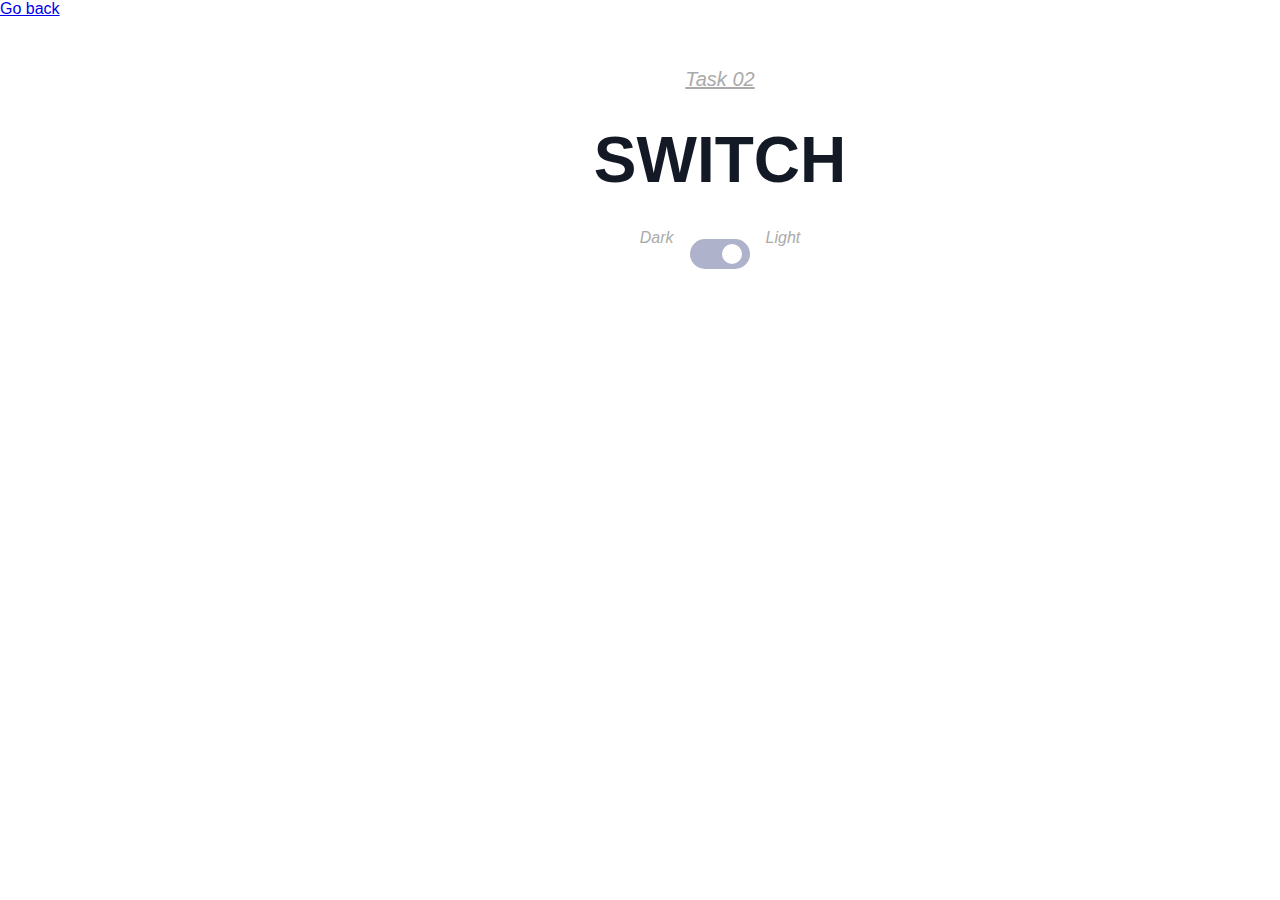
<file: js/lesson-06/module-09/index.html>
<!DOCTYPE html>
<html lang="en">
  <head>
    <meta charset="UTF-8" />
    <meta name="viewport" content="width=device-width, initial-scale=1.0" />
    <title>themeSwitch</title>
    <link rel="stylesheet" href="./css/main.css" />
  </head>
  <body class="light">
    <a href="./index.html"> Go back</a>
    <section>
      <div class="container">
        <p class="task-title">Task 02</p>
        <h2>Switch</h2>
        <div class="toggle-switch">
          <p>Dark</p>
          <span>
            <label class="switch">
              <input id="theme-switch" type="checkbox" />
              <span class="slider round"></span>
            </label>
          </span>
          <p>Light</p>
        </div>
      </div>
    </section>
    <script type="module" src=""></script>
  </body>
</html>
</file>
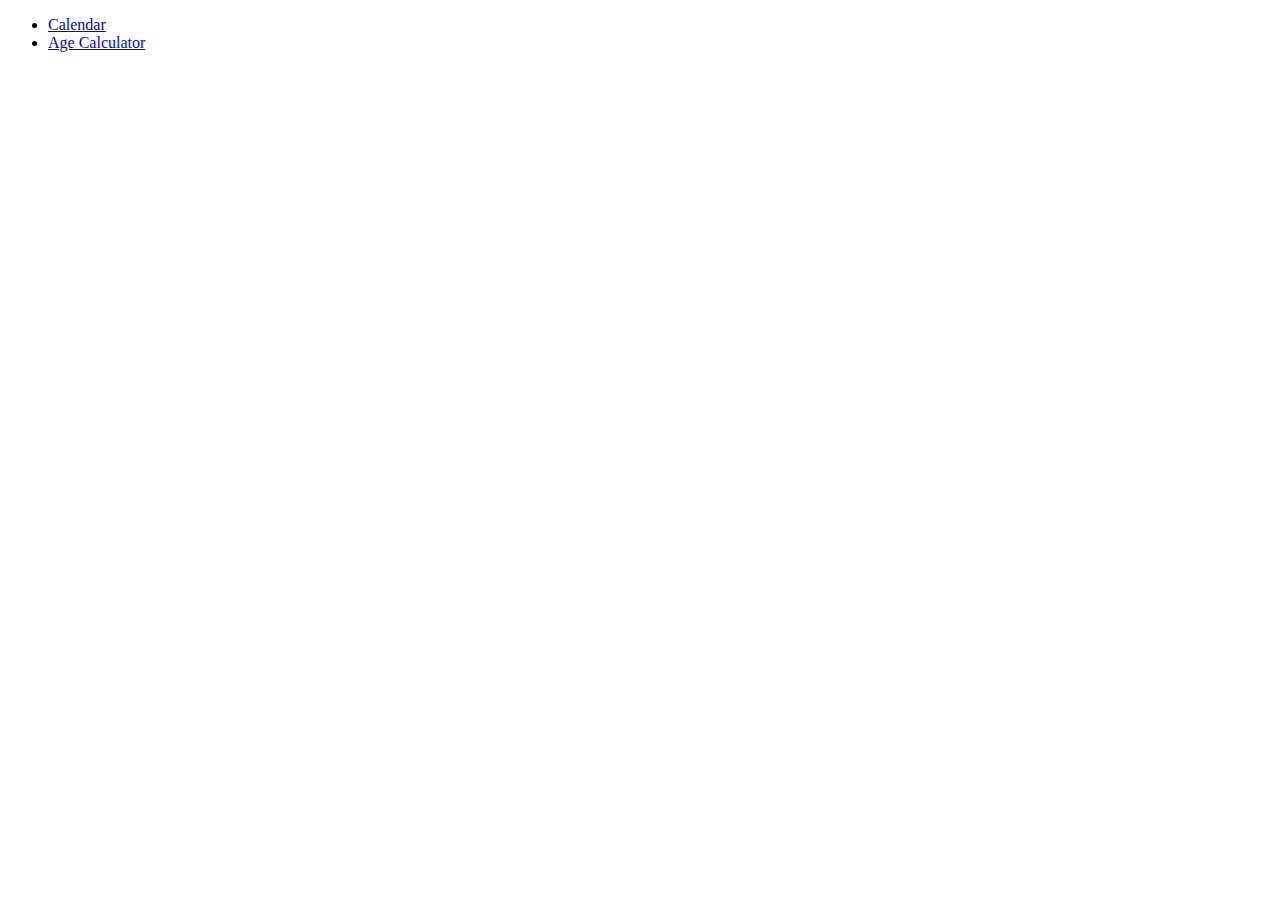
<file: js/lesson-06/module-10/index.html>
<!DOCTYPE html>
<html lang="en">
  <head>
    <meta charset="UTF-8" />
    <meta name="viewport" content="width=device-width, initial-scale=1.0" />
    <title>Document</title>
  </head>
  <body>
    <section>
      <nav>
        <ul>
          <li><a href="./calendar.html">Calendar</a></li>
          <li><a href="./age-calculator.html">Age Calculator</a></li>
        </ul>
      </nav>


      <ul class="js-ul"></ul>
    </section>
    
    <script type="module" src="./js/promice.js"></script>
    
  </body>
</html>
</file>
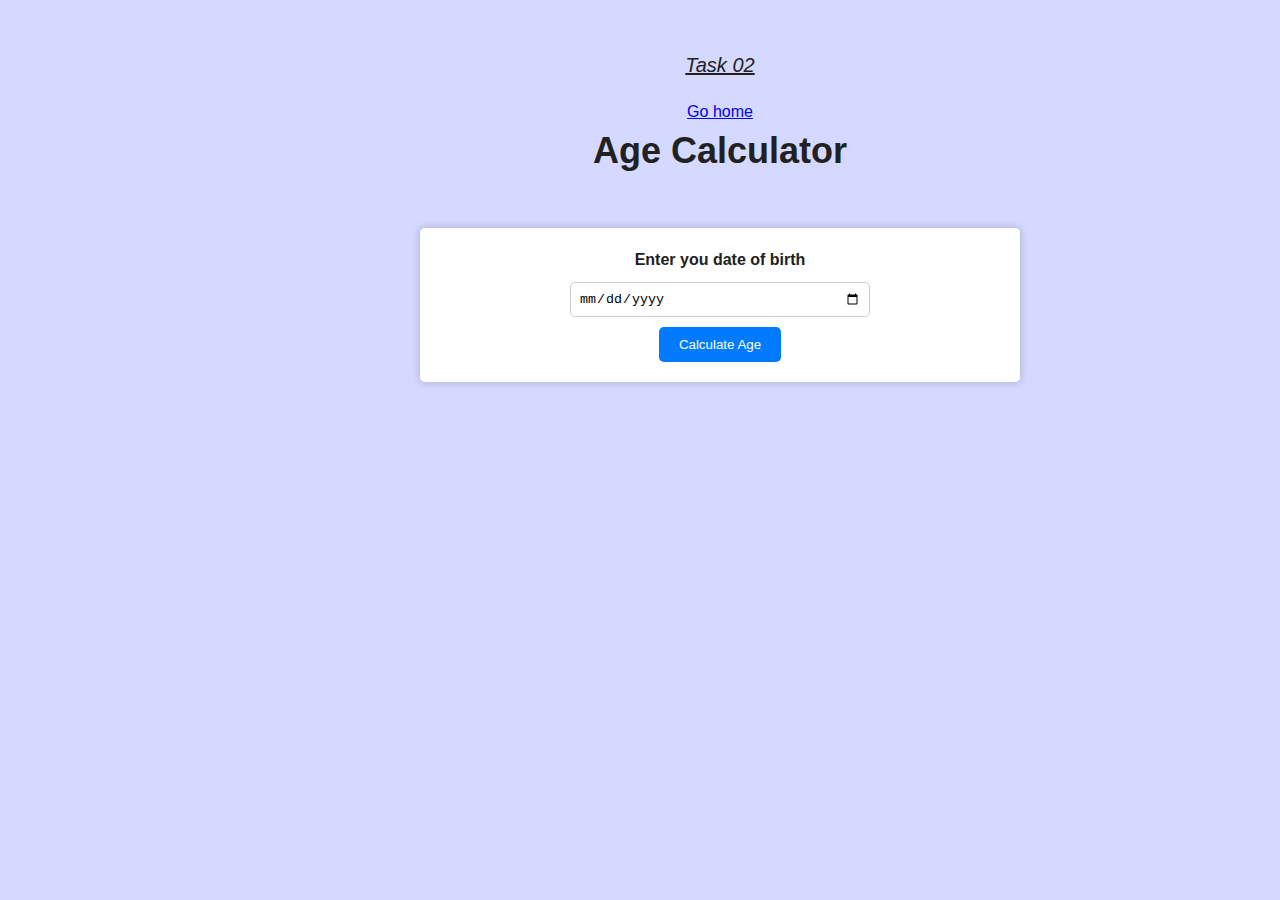
<file: js/lesson-06/module-10/age-calculator.html>
<!DOCTYPE html>
<html lang="en">
  <head>
    <meta charset="UTF-8" />
    <meta name="viewport" content="width=device-width, initial-scale=1.0" />
    <title>Document</title>
    <link rel="stylesheet" href="./css/main.css" />
  </head>
  <body>
    <section>
      <div class="container">
        <p class="task-title">Task 02</p>

        <a href="./index.html">Go home</a>

        <h2>Age Calculator</h2>
        <div class="form">
          <label for="birthday">Enter you date of birth</label>
          <input type="date" class="js-input" name="birthday" />
          <button class="js-form-btn">Calculate Age</button>
          <p class="js-form-result"></p>
        </div>
      </div>
    </section>
    <script type="module" src="./js/ageCalculator.js"></script>
  </body>
</html>
</file>
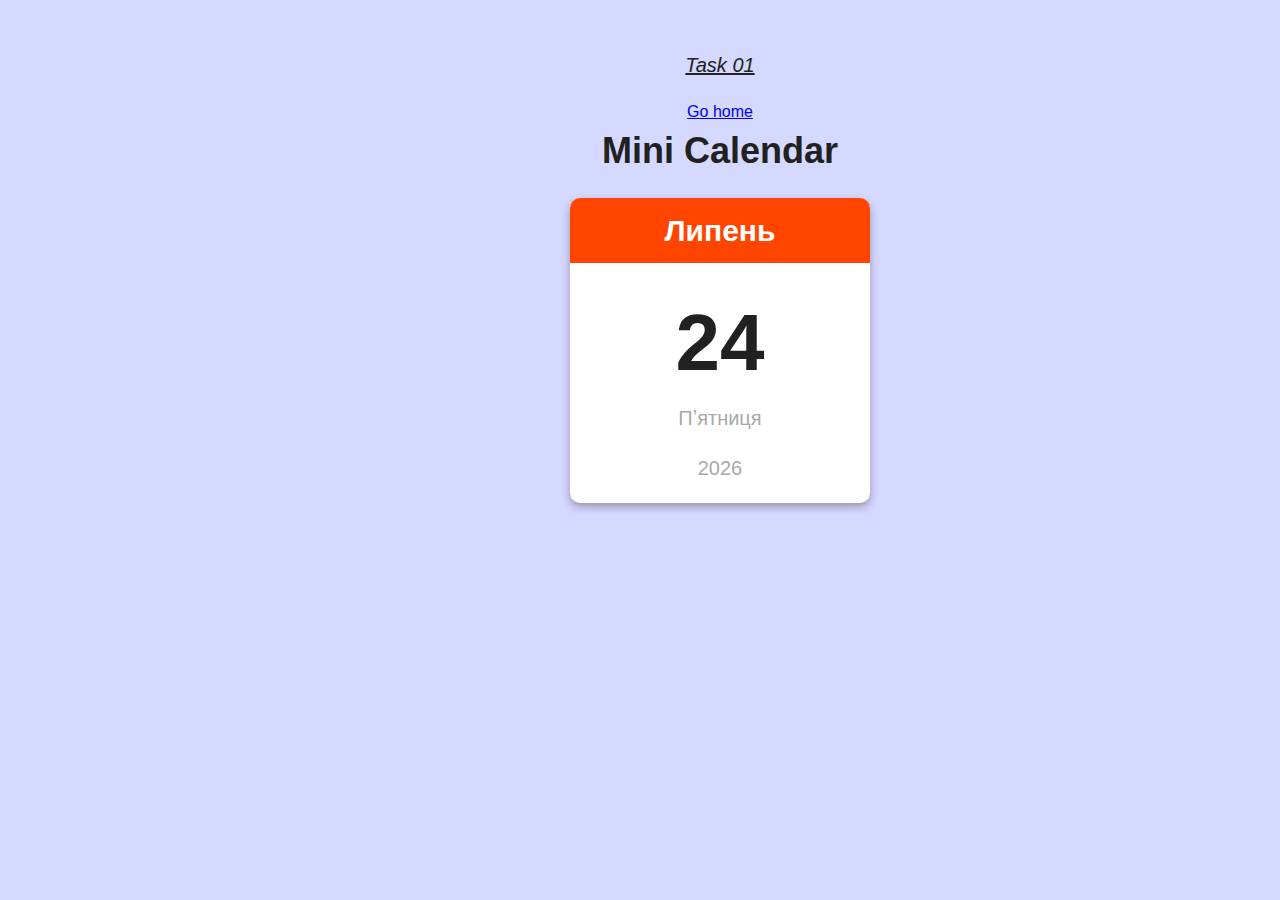
<file: js/lesson-06/module-10/calendar.html>
<!DOCTYPE html>
<html lang="en">
  <head>
    <meta charset="UTF-8" />
    <meta name="viewport" content="width=device-width, initial-scale=1.0" />
    <title>Document</title>

    <link rel="stylesheet" href="./css/main.css" />
  </head>
  <body>
    <section>
      <div class="container">
        <p class="task-title">Task 01</p>

        <a href="./index.html">Go home</a>

        <h1>Mini Calendar</h1>

        <div class="calendar-container js-container">
          <p class="month-name js-month">April</p>
          <p class="day-number js-day-number">20</p>
          <p class="day-name js-day">Friday</p>
          <p class="year js-year">2023</p>
        </div>
      </div>
    </section>
    <!-- <script type="module" src="../js/calendar.js"></script> -->
    <script type="module" src="./js/calendr.js"></script>
    
  </body>
</html>
</file>
<file: js/lesson-06/module-09/css/main.css>
:root {
  --primary: #d81e5b;
  --secondary: #8a4fff;
  --grey: #aaa;
  --light: #eee;
  --dark: #131a26;
  --toggle-light: hsl(230, 22%, 74%);
  --toggle-dark: linear gradient hsl(210, 78%, 56%) to hsl(146, 68%, 55%);
}

* {
  margin: 0;
  box-sizing: border-box;

  font-family: 'Fira sans', sans-serif;
}

body {
  background: var(--main-background);
  color: var(--main-font);
}

h1,
h2 {
  color: var(--dark);
  font-size: 4rem;
  text-transform: uppercase;
  margin-bottom: 1rem;
}

section {
  padding: 50px 0;
  text-align: center;
}

p {
  color: var(--grey);
  font-style: italic;
  margin-bottom: 2rem;
}

/* components */

.task-title {
  font-size: 20px;
  font-style: italic;
  font-weight: 500;
  text-decoration: underline;
}

.container {
  width: 1440px;
  margin: 0 auto;
  padding: 0px 40px;
}

.module-title {
  text-align: center;
}

/* counter */

.counter {
  background-color: var(--dark);
  padding: 1rem;
  border-radius: 1rem;
  color: white;
}

.counter-value {
  font-size: 8rem;
  text-align: center;
}

.counter-controls {
  display: flex;
  align-items: center;
  justify-content: center;
  margin: 0 -1rem;
}

button {
  appearance: none;
  outline: none;
  border: none;
  background: none;

  margin: 0 1rem;

  color: var(--primary);
  font-size: 1.5rem;
  font-weight: 700;
  text-transform: uppercase;

  cursor: pointer;
  transition: 0.4s ease-in-out;
}

button span {
  display: block;
  transition: 0.4s ease-in-out;
}

button[data-action='reset'] {
  color: white;
  opacity: 0.5;
}

button[data-action='reset']:hover {
  opacity: 1;
}

.save {
  margin-top: 2rem;

  display: flex;
  align-items: center;
  justify-content: center;
}

.save button {
  color: var(--dark);
}

button:active {
  transform: scale(1.1);
}

@keyframes pulse {
  0% {
    transform: scale(1);
  }
  50% {
    transform: scale(1.1);
  }
  100% {
    transform: scale(1);
  }
}

/* switch */

/* The switch - the box around the slider */
.switch {
  position: relative;
  display: inline-block;
  width: 60px;
  height: 30px;
}

/* Hide default html checkbox */
.switch input {
  opacity: 0;
}

/* The slider */
.slider {
  position: absolute;
  cursor: pointer;
  top: 0;
  left: 0;
  right: 0;
  bottom: 0;
  background-color: var(--toggle-light);
  transition: 0.4s;
}

.slider:before {
  position: absolute;
  content: '';
  height: 20px;
  width: 20px;
  left: 32px;
  bottom: 5px;
  background-color: #fff;
  transition: 0.4s;
}

input:checked + .slider {
  background: linear-gradient(90grad, hsl(210, 78%, 56%), hsl(146, 68%, 55%));
}

input:checked + .slider:before {
  transform: translateX(-24px);
}
.slider,
.round {
  border-radius: 34px;
}

.round::before {
  border-radius: 50%;
}

input:checked + .round::before {
  background-color: hsl(230, 17%, 14%);
}
/* /THEME/ */
.dark {
  --main-background: hsl(230, 17%, 14%);
  --main-font: white;
}

.light {
  --main-background: white;
  --main-font: hsl(230, 17%, 14%);
}

.toggle-switch {
  display: flex;
  flex-direction: row;
  justify-content: center;
  align-items: center;
}
.toggle-switch p {
  padding: 1em;
}
body.dark h2 {
  color: #f2f2f2;
}

form {
  display: flex;
}

input[type='text'] {
  flex: 1;
  padding: 10px;
  border: none;
  border-bottom: 2px solid #ddd;
  font-size: 18px;
}

button[type='submit'] {
  padding: 10px 20px;
  margin-left: 5px;
  background-color: #008cba;
  color: #fff;
  border: none;
  border-radius: 5px;
  cursor: pointer;
  font-size: 18px;
}

button[type='submit']:hover {
  background-color: #006d9e;
}

ul {
  margin-top: 20px;
  list-style-type: none;
}

li {
  padding: 10px;
  background-color: #f2f2f2;
  margin-bottom: 5px;
  border-radius: 5px;
  position: relative;
  display: flex;
  justify-content: space-between;
}
li div {
  display: flex;
  gap: 8px;
}
li input {
  width: 70%;
  border: none;
  background-color: #f2f2f2;
}
li input.active {
  width: 70%;
  background-color: #ffffff;
}
li button[data-action='edit'] {
  background-color: #355075;
  color: #fff;
  border: none;
  cursor: pointer;
  padding: 5px 10px;
  border-radius: 5px;
}
li button[data-action='edit'].active {
  background-color: #2f7600;
  color: #fff;
}

li button[data-action='delete'] {
  background-color: #ff4d4d;
  color: #fff;
  border: none;
  cursor: pointer;
  padding: 5px 10px;
  border-radius: 5px;
}
li button:hover {
  opacity: 0.8;
}
</file>
<file: js/lesson-06/module-10/css/main.css>
/* common */
* {
  box-sizing: border-box;
  margin: 0;
  padding: 0;
}

body {
  font-family: -apple-system, BlinkMacSystemFont, 'Segoe UI', Roboto, Oxygen,
    Ubuntu, Cantarell, 'Open Sans', 'Helvetica Neue', sans-serif;
  background-color: #d5d8ff;
  color: #212121;
  line-height: 1.5;
}

section {
  padding: 50px 0;
  text-align: center;
}

ul {
  list-style: none;
  display: flex;
  justify-content: space-around;
}

/* components */
.task-title {
  font-size: 20px;
  font-style: italic;
  font-weight: 500;
  text-decoration: underline;
  margin-bottom: 20px;
}

.container {
  width: 1440px;
  margin: 0 auto;
  padding: 0px 40px;
}

.module-title {
  text-align: center;
}

/* calendar */
.calendar-container {
  background-color: white;
  width: 300px;
  text-align: center;
  border-radius: 10px;
  box-shadow: 0 4px 8px rgba(0, 0, 0, 0.3);
  overflow: hidden;
  margin: 0 auto;
}

.month-name {
  text-transform: capitalize;
  margin: 0;
  background-color: orangered;
  color: white;
  padding: 10px;
  font-size: 30px;
  font-weight: bold;
  margin-bottom: 20px;
}

.day-name {
  text-transform: capitalize;
  font-size: 20px;
  color: darkgray;
}

.day-number {
  font-size: 80px;
  margin: 0;
  font-weight: bold;
}

.year {
  margin: 20px 0;
  font-size: 20px;
  color: darkgray;
  font-weight: 500;
}

/*  */

h1,
h2 {
  font-size: 36px;
  text-align: center;
  margin-top: 0;
  margin-bottom: 20px;
}

.form {
  display: flex;
  flex-direction: column;
  align-items: center;

  background-color: white;
  box-shadow: 0 0 10px rgba(0, 0, 0, 0.2);
  padding: 20px;
  max-width: 600px;
  margin: 0 auto;
  border-radius: 5px;
  margin-top: 50px;
}

label {
  font-weight: bold;
  margin-bottom: 10px;
}

input {
  padding: 8px;
  border: 1px solid #ccc;
  border-radius: 5px;
  width: 100%;
  max-width: 300px;
}

button {
  background-color: #007bff;
  color: white;
  border: none;
  padding: 10px 20px;
  border-radius: 5px;
  margin-top: 10px;
  cursor: pointer;
  transition: background-color 0.3s ease;
}

button:hover {
  background-color: #0062cc;
}

#result {
  margin-top: 20px;
  font-size: 24px;
  font-weight: bold;
}

/* clock styles */

.clock__items {
  display: flex;
  font-size: 18px;
  max-width: max-content;
  margin: 0 auto;
}

.clock__item {
  position: relative;
  margin-left: 10px;
  margin-right: 10px;
  padding-bottom: 15px;
  text-align: center;
}

.clock__item:not(:nth-child(3))::after {
  content: ':';
  position: absolute;
  right: -15px;
}

.clock__container.is-hidden {
  position: absolute;
  width: 1px;
  height: 1px;
  margin: -1px;
  border: 0;
  padding: 0;

  white-space: nowrap;
  clip-path: inset(100%);
  clip: rect(0 0 0 0);
  overflow: hidden;
}
</file>
